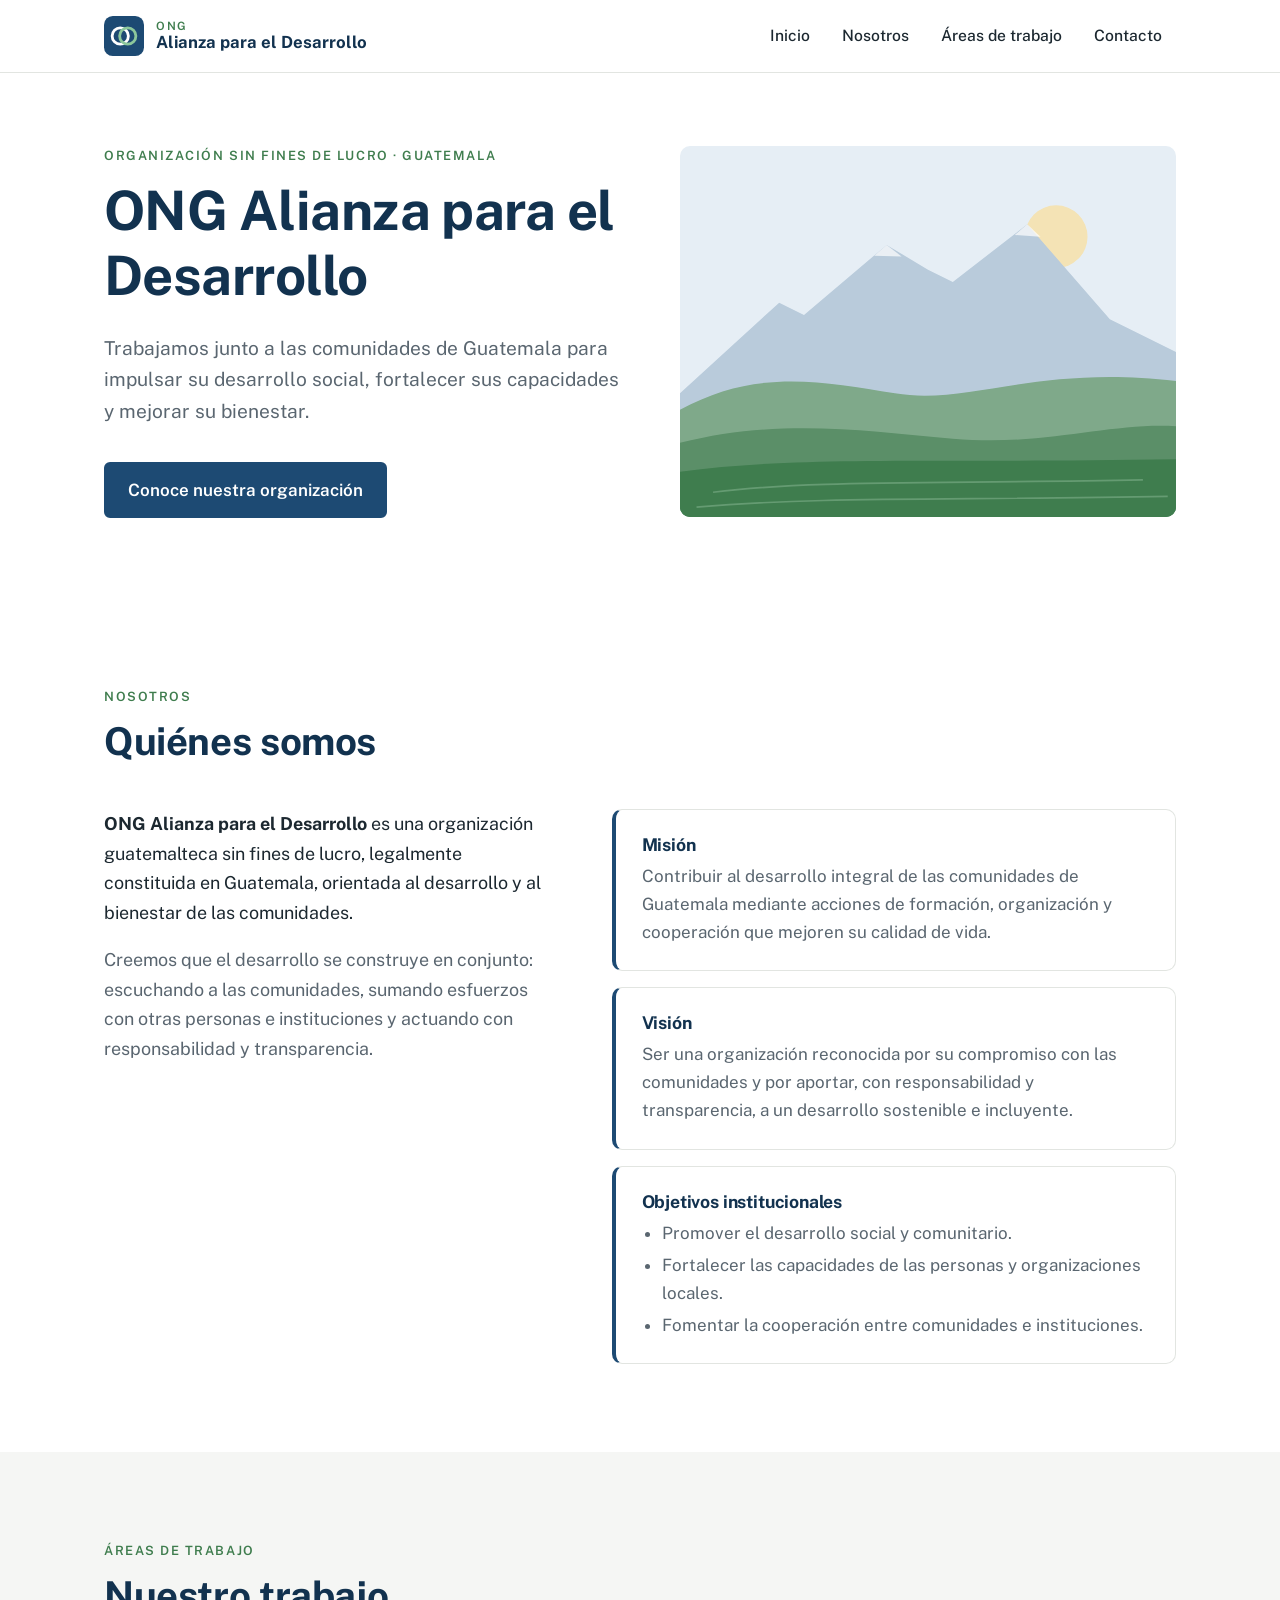
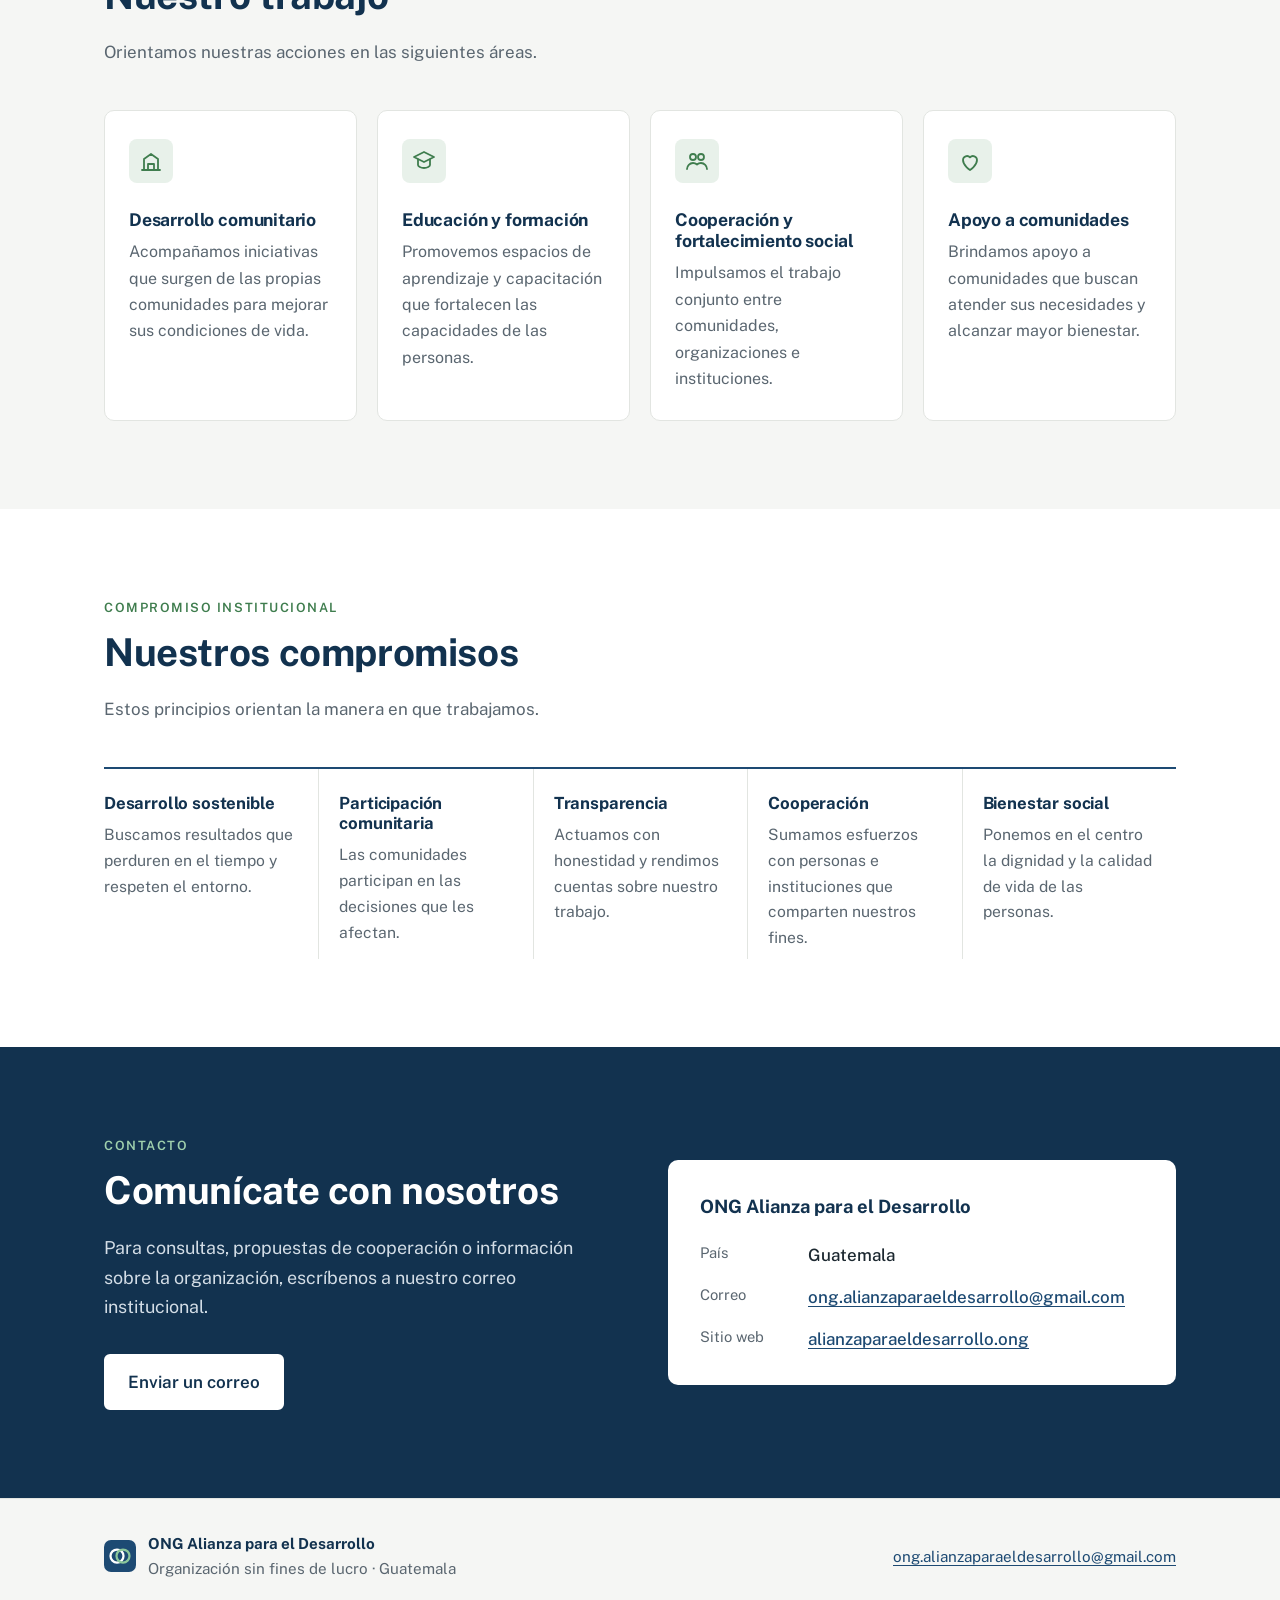
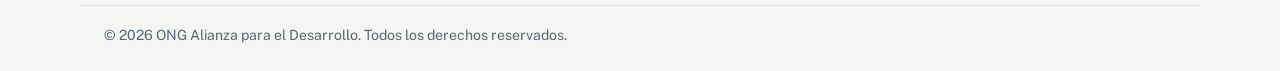
<file: index.html>
<!DOCTYPE html>
<html lang="es" class="no-js">
<head>
  <meta charset="utf-8">
  <meta name="viewport" content="width=device-width, initial-scale=1">

  <title>ONG Alianza para el Desarrollo | Guatemala</title>
  <meta name="description" content="Sitio oficial de ONG Alianza para el Desarrollo, organización sin fines de lucro de Guatemala comprometida con el desarrollo social y comunitario.">
  <meta name="author" content="ONG Alianza para el Desarrollo">
  <link rel="canonical" href="https://alianzaparaeldesarrollo.ong/">
  <meta name="theme-color" content="#1d4a73">

  <!-- Open Graph -->
  <meta property="og:type" content="website">
  <meta property="og:locale" content="es_GT">
  <meta property="og:site_name" content="ONG Alianza para el Desarrollo">
  <meta property="og:title" content="ONG Alianza para el Desarrollo | Guatemala">
  <meta property="og:description" content="Sitio oficial de ONG Alianza para el Desarrollo, organización sin fines de lucro de Guatemala comprometida con el desarrollo social y comunitario.">
  <meta property="og:url" content="https://alianzaparaeldesarrollo.ong/">
  <meta property="og:image" content="https://alianzaparaeldesarrollo.ong/assets/img/og-image.png">
  <meta property="og:image:width" content="1200">
  <meta property="og:image:height" content="630">
  <meta property="og:image:alt" content="ONG Alianza para el Desarrollo — Guatemala">
  <meta name="twitter:card" content="summary_large_image">

  <!-- Favicon: reemplazar los archivos en /assets/img/ por el logo oficial -->
  <link rel="icon" href="favicon.svg" type="image/svg+xml">
  <link rel="icon" href="favicon.png" type="image/png" sizes="32x32">
  <link rel="apple-touch-icon" href="assets/img/apple-touch-icon.png">

  <!-- Tipografía: Public Sans (diseñada para sitios institucionales). Si no carga, se usa la fuente del sistema. -->
  <link rel="preconnect" href="https://fonts.googleapis.com">
  <link rel="preconnect" href="https://fonts.gstatic.com" crossorigin>
  <link rel="stylesheet" href="https://fonts.googleapis.com/css2?family=Public+Sans:wght@400;500;600;700&display=swap">

  <link rel="stylesheet" href="css/styles.css">

  <!-- Datos estructurados: identifican al sitio como el de una ONG en Guatemala -->
  <script type="application/ld+json">
  {
    "@context": "https://schema.org",
    "@type": "NGO",
    "name": "ONG Alianza para el Desarrollo",
    "url": "https://alianzaparaeldesarrollo.ong/",
    "email": "ong.alianzaparaeldesarrollo@gmail.com",
    "logo": "https://alianzaparaeldesarrollo.ong/assets/img/logo.svg",
    "description": "Organización sin fines de lucro de Guatemala comprometida con el desarrollo social y comunitario.",
    "nonprofitStatus": "Nonprofit",
    "areaServed": { "@type": "Country", "name": "Guatemala" },
    "address": { "@type": "PostalAddress", "addressCountry": "GT" }
  }
  </script>

  <script src="js/main.js" defer></script>
</head>
<body>
  <a class="skip-link" href="#contenido">Saltar al contenido</a>

  <!-- ============ HEADER ============ -->
  <header class="site-header" id="inicio-header">
    <div class="container header-inner">
      <a class="brand" href="#inicio" aria-label="ONG Alianza para el Desarrollo — Inicio">
        <!-- LOGO: reemplazar assets/img/logo.svg por el logo oficial (mismo nombre de archivo) -->
        <img src="assets/img/logo.svg" alt="" width="40" height="40">
        <span class="brand-name">
          <span class="brand-pre">ONG</span>
          Alianza para el Desarrollo
        </span>
      </a>

      <button class="nav-toggle" type="button" aria-expanded="false" aria-controls="menu-principal">
        <span class="nav-toggle-bar" aria-hidden="true"></span>
        <span class="visually-hidden">Abrir menú</span>
      </button>

      <nav class="site-nav" aria-label="Menú principal">
        <ul id="menu-principal">
          <li><a href="#inicio">Inicio</a></li>
          <li><a href="#nosotros">Nosotros</a></li>
          <li><a href="#trabajo">Áreas de trabajo</a></li>
          <li><a href="#contacto">Contacto</a></li>
        </ul>
      </nav>
    </div>
  </header>

  <main id="contenido">

    <!-- ============ HERO ============ -->
    <section class="hero" id="inicio" aria-labelledby="hero-title">
      <div class="container hero-inner">
        <div class="hero-text">
          <p class="eyebrow">Organización sin fines de lucro · Guatemala</p>
          <h1 id="hero-title">ONG Alianza para el Desarrollo</h1>
          <p class="lead">
            Trabajamos junto a las comunidades de Guatemala para impulsar su desarrollo
            social, fortalecer sus capacidades y mejorar su bienestar.
          </p>
          <a class="btn" href="#nosotros">Conoce nuestra organización</a>
        </div>

        <!--
          IMAGEN DE PORTADA
          Actualmente es una ilustración neutra (paisaje de volcanes) en assets/img/hero.svg.
          Para usar una fotografía: guardarla como assets/img/hero.jpg (aprox. 1200×900 px, < 250 KB)
          y cambiar src="assets/img/hero.svg" por src="assets/img/hero.jpg", actualizando el alt.
        -->
        <figure class="hero-media">
          <img src="assets/img/hero.svg" alt="Ilustración de un paisaje de volcanes y campos de Guatemala" width="600" height="450">
        </figure>
      </div>
    </section>

    <!-- ============ NOSOTROS ============ -->
    <section class="section" id="nosotros" aria-labelledby="nosotros-title">
      <div class="container">
        <div class="section-head">
          <p class="eyebrow">Nosotros</p>
          <h2 id="nosotros-title">Quiénes somos</h2>
        </div>

        <div class="about-grid">
          <div class="about-text">
            <p>
              <strong>ONG Alianza para el Desarrollo</strong> es una organización guatemalteca
              sin fines de lucro, legalmente constituida en Guatemala, orientada al desarrollo
              y al bienestar de las comunidades.
            </p>
            <p>
              Creemos que el desarrollo se construye en conjunto: escuchando a las comunidades,
              sumando esfuerzos con otras personas e instituciones y actuando con responsabilidad
              y transparencia.
            </p>
          </div>

          <!--
            MISIÓN, VISIÓN Y OBJETIVOS
            PENDIENTE: los textos siguientes son PROVISIONALES.
            Reemplazar por los textos oficiales aprobados por la organización.
            (Buscar "data-provisional" en este archivo para encontrarlos todos.)
          -->
          <div class="pillars">
            <article class="pillar" data-provisional>
              <h3>Misión</h3>
              <p>
                Contribuir al desarrollo integral de las comunidades de Guatemala mediante
                acciones de formación, organización y cooperación que mejoren su calidad de vida.
              </p>
            </article>

            <article class="pillar" data-provisional>
              <h3>Visión</h3>
              <p>
                Ser una organización reconocida por su compromiso con las comunidades y por
                aportar, con responsabilidad y transparencia, a un desarrollo sostenible e incluyente.
              </p>
            </article>

            <article class="pillar" data-provisional>
              <h3>Objetivos institucionales</h3>
              <ul>
                <li>Promover el desarrollo social y comunitario.</li>
                <li>Fortalecer las capacidades de las personas y organizaciones locales.</li>
                <li>Fomentar la cooperación entre comunidades e instituciones.</li>
              </ul>
            </article>
          </div>
        </div>
      </div>
    </section>

    <!-- ============ ÁREAS DE TRABAJO ============ -->
    <!--
      Estas son categorías GENERALES y editables.
      Pueden modificarse o sustituirse posteriormente por los programas oficiales de la ONG:
      basta con copiar/editar un bloque <article class="card">.
    -->
    <section class="section section-alt" id="trabajo" aria-labelledby="trabajo-title">
      <div class="container">
        <div class="section-head">
          <p class="eyebrow">Áreas de trabajo</p>
          <h2 id="trabajo-title">Nuestro trabajo</h2>
          <p class="section-intro">
            Orientamos nuestras acciones en las siguientes áreas.
          </p>
        </div>

        <div class="cards">
          <article class="card">
            <svg class="card-icon" viewBox="0 0 24 24" aria-hidden="true"><path d="M3 21h18M5 21V10l7-5 7 5v11M9 21v-6h6v6"/></svg>
            <h3>Desarrollo comunitario</h3>
            <p>Acompañamos iniciativas que surgen de las propias comunidades para mejorar sus condiciones de vida.</p>
          </article>

          <article class="card">
            <svg class="card-icon" viewBox="0 0 24 24" aria-hidden="true"><path d="M2 8l10-5 10 5-10 5L2 8z"/><path d="M6 10.5V16c0 1.5 2.7 3 6 3s6-1.5 6-3v-5.5"/></svg>
            <h3>Educación y formación</h3>
            <p>Promovemos espacios de aprendizaje y capacitación que fortalecen las capacidades de las personas.</p>
          </article>

          <article class="card">
            <svg class="card-icon" viewBox="0 0 24 24" aria-hidden="true"><circle cx="8" cy="8" r="3"/><circle cx="16" cy="8" r="3"/><path d="M2 20c0-3.3 2.7-6 6-6 1.5 0 2.9.6 4 1.5A6 6 0 0 1 16 14c3.3 0 6 2.7 6 6"/></svg>
            <h3>Cooperación y fortalecimiento social</h3>
            <p>Impulsamos el trabajo conjunto entre comunidades, organizaciones e instituciones.</p>
          </article>

          <article class="card">
            <svg class="card-icon" viewBox="0 0 24 24" aria-hidden="true"><path d="M12 21s-7-4.4-7-10a4 4 0 0 1 7-2.6A4 4 0 0 1 19 11c0 5.6-7 10-7 10z"/></svg>
            <h3>Apoyo a comunidades</h3>
            <p>Brindamos apoyo a comunidades que buscan atender sus necesidades y alcanzar mayor bienestar.</p>
          </article>
        </div>
      </div>
    </section>

    <!-- ============ COMPROMISO ============ -->
    <section class="section" id="compromiso" aria-labelledby="compromiso-title">
      <div class="container">
        <div class="section-head">
          <p class="eyebrow">Compromiso institucional</p>
          <h2 id="compromiso-title">Nuestros compromisos</h2>
          <p class="section-intro">
            Estos principios orientan la manera en que trabajamos.
          </p>
        </div>

        <ul class="values">
          <li>
            <h3>Desarrollo sostenible</h3>
            <p>Buscamos resultados que perduren en el tiempo y respeten el entorno.</p>
          </li>
          <li>
            <h3>Participación comunitaria</h3>
            <p>Las comunidades participan en las decisiones que les afectan.</p>
          </li>
          <li>
            <h3>Transparencia</h3>
            <p>Actuamos con honestidad y rendimos cuentas sobre nuestro trabajo.</p>
          </li>
          <li>
            <h3>Cooperación</h3>
            <p>Sumamos esfuerzos con personas e instituciones que comparten nuestros fines.</p>
          </li>
          <li>
            <h3>Bienestar social</h3>
            <p>Ponemos en el centro la dignidad y la calidad de vida de las personas.</p>
          </li>
        </ul>
      </div>
    </section>

    <!-- ============ CONTACTO ============ -->
    <section class="section contact" id="contacto" aria-labelledby="contacto-title">
      <div class="container contact-inner">
        <div>
          <p class="eyebrow eyebrow-light">Contacto</p>
          <h2 id="contacto-title">Comunícate con nosotros</h2>
          <p class="contact-lead">
            Para consultas, propuestas de cooperación o información sobre la organización,
            escríbenos a nuestro correo institucional.
          </p>
          <a class="btn btn-light" href="mailto:ong.alianzaparaeldesarrollo@gmail.com">Enviar un correo</a>
        </div>

        <address class="contact-card">
          <p class="contact-org">ONG Alianza para el Desarrollo</p>
          <dl>
            <div>
              <dt>País</dt>
              <dd>Guatemala</dd>
            </div>
            <div>
              <dt>Correo</dt>
              <dd><a href="mailto:ong.alianzaparaeldesarrollo@gmail.com">ong.alianzaparaeldesarrollo@gmail.com</a></dd>
            </div>
            <div>
              <dt>Sitio web</dt>
              <dd><a href="https://alianzaparaeldesarrollo.ong">alianzaparaeldesarrollo.ong</a></dd>
            </div>
          </dl>
        </address>
      </div>
    </section>

  </main>

  <!-- ============ FOOTER ============ -->
  <footer class="site-footer">
    <div class="container footer-inner">
      <div class="footer-brand">
        <img src="assets/img/logo.svg" alt="" width="32" height="32">
        <div>
          <p class="footer-name">ONG Alianza para el Desarrollo</p>
          <p>Organización sin fines de lucro · Guatemala</p>
        </div>
      </div>
      <p class="footer-mail">
        <a href="mailto:ong.alianzaparaeldesarrollo@gmail.com">ong.alianzaparaeldesarrollo@gmail.com</a>
      </p>
    </div>
    <div class="container footer-legal">
      <p>© 2026 ONG Alianza para el Desarrollo. Todos los derechos reservados.</p>
    </div>
  </footer>
</body>
</html>
</file>
<file: css/styles.css>
/* =========================================================
   ONG Alianza para el Desarrollo — estilos
   Colores principales: modificar en :root
   ========================================================= */

:root {
  --blue-900: #12324f;
  --blue-700: #1d4a73;   /* azul institucional */
  --blue-100: #e6eef5;
  --green-600: #3f7d4e;  /* acento natural */
  --green-100: #e8f1ea;
  --gray-50:  #f5f6f4;   /* fondo secundario */
  --gray-200: #e2e5e1;
  --gray-600: #5a6670;
  --ink:      #1c2830;
  --white:    #ffffff;

  --font: "Public Sans", system-ui, -apple-system, "Segoe UI", Roboto, "Helvetica Neue", Arial, sans-serif;
  --radius: 10px;
  --container: 1120px;
  --header-h: 72px;
}

*,
*::before,
*::after { box-sizing: border-box; }

html {
  scroll-behavior: smooth;
  scroll-padding-top: calc(var(--header-h) + 8px);
  -webkit-text-size-adjust: 100%;
}

@media (prefers-reduced-motion: reduce) {
  html { scroll-behavior: auto; }
  * { transition: none !important; }
}

body {
  margin: 0;
  font-family: var(--font);
  font-size: 1.0625rem;
  line-height: 1.65;
  color: var(--ink);
  background: var(--white);
}

img { max-width: 100%; height: auto; display: block; }

h1, h2, h3 {
  line-height: 1.2;
  color: var(--blue-900);
  margin: 0 0 .5em;
  font-weight: 700;
  letter-spacing: -0.01em;
}

p { margin: 0 0 1em; }

a { color: var(--blue-700); text-underline-offset: 3px; }
a:hover { color: var(--blue-900); }

:focus-visible {
  outline: 3px solid var(--green-600);
  outline-offset: 3px;
  border-radius: 4px;
}

.container {
  width: 100%;
  max-width: var(--container);
  margin: 0 auto;
  padding: 0 24px;
}

.visually-hidden {
  position: absolute !important;
  width: 1px; height: 1px;
  overflow: hidden;
  clip: rect(0 0 0 0);
  white-space: nowrap;
}

.skip-link {
  position: absolute;
  left: 16px; top: -60px;
  background: var(--blue-900);
  color: var(--white);
  padding: 10px 16px;
  border-radius: 6px;
  z-index: 100;
}
.skip-link:focus { top: 12px; color: var(--white); }

/* ---------- Botones ---------- */
.btn {
  display: inline-block;
  padding: 12px 22px;
  border-radius: 6px;
  background: var(--blue-700);
  color: var(--white);
  font-weight: 600;
  text-decoration: none;
  border: 2px solid var(--blue-700);
  transition: background-color .2s, color .2s;
}
.btn:hover { background: var(--blue-900); border-color: var(--blue-900); color: var(--white); }

.btn-light { background: var(--white); color: var(--blue-900); border-color: var(--white); }
.btn-light:hover { background: transparent; color: var(--white); border-color: var(--white); }

/* ---------- Header ---------- */
.site-header {
  position: sticky;
  top: 0;
  z-index: 50;
  background: rgba(255, 255, 255, .97);
  border-bottom: 1px solid var(--gray-200);
}

.header-inner {
  display: flex;
  align-items: center;
  justify-content: space-between;
  min-height: var(--header-h);
  gap: 16px;
}

.brand {
  display: flex;
  align-items: center;
  gap: 12px;
  text-decoration: none;
  color: var(--blue-900);
  font-weight: 700;
  line-height: 1.15;
}
.brand-name { font-size: 1.05rem; }
.brand-pre {
  display: block;
  font-size: .72rem;
  font-weight: 600;
  letter-spacing: .14em;
  color: var(--green-600);
}

.site-nav ul {
  list-style: none;
  display: flex;
  gap: 4px;
  margin: 0;
  padding: 0;
}
.site-nav a {
  display: block;
  padding: 8px 14px;
  border-radius: 6px;
  text-decoration: none;
  color: var(--ink);
  font-weight: 500;
  font-size: .98rem;
}
.site-nav a:hover { background: var(--gray-50); color: var(--blue-700); }

.nav-toggle {
  display: none;
  width: 44px; height: 44px;
  border: 1px solid var(--gray-200);
  background: var(--white);
  border-radius: 8px;
  cursor: pointer;
  position: relative;
}
.nav-toggle-bar,
.nav-toggle-bar::before,
.nav-toggle-bar::after {
  position: absolute;
  left: 11px;
  width: 20px; height: 2px;
  background: var(--blue-900);
  transition: transform .2s, opacity .2s;
}
.nav-toggle-bar { top: 50%; margin-top: -1px; }
.nav-toggle-bar::before, .nav-toggle-bar::after { content: ""; left: 0; }
.nav-toggle-bar::before { top: -6px; }
.nav-toggle-bar::after  { top:  6px; }

.nav-toggle[aria-expanded="true"] .nav-toggle-bar { background: transparent; }
.nav-toggle[aria-expanded="true"] .nav-toggle-bar::before { transform: translateY(6px) rotate(45deg); }
.nav-toggle[aria-expanded="true"] .nav-toggle-bar::after  { transform: translateY(-6px) rotate(-45deg); }

/* ---------- Hero ---------- */
.hero {
  padding: 72px 0 80px;
  background: var(--white);
}
.hero-inner {
  display: grid;
  grid-template-columns: 1.05fr 1fr;
  gap: 56px;
  align-items: center;
}
.eyebrow {
  font-size: .8rem;
  font-weight: 600;
  letter-spacing: .12em;
  text-transform: uppercase;
  color: var(--green-600);
  margin-bottom: .9em;
}
.hero h1 {
  font-size: clamp(2.2rem, 4.6vw, 3.4rem);
  margin-bottom: .45em;
}
.lead {
  font-size: 1.2rem;
  color: var(--gray-600);
  max-width: 34em;
  margin-bottom: 1.8em;
}
.hero-media { margin: 0; }
.hero-media img {
  width: 100%;
  border-radius: var(--radius);
  aspect-ratio: 4 / 3;
  object-fit: cover;
}

/* ---------- Secciones ---------- */
.section { padding: 88px 0; }
.section-alt { background: var(--gray-50); }

.section-head { max-width: 640px; margin-bottom: 44px; }
.section-head h2 { font-size: clamp(1.8rem, 3.2vw, 2.4rem); }
.section-intro { color: var(--gray-600); }

/* Nosotros */
.about-grid {
  display: grid;
  grid-template-columns: 1fr 1.25fr;
  gap: 56px;
  align-items: start;
}
.about-text p { font-size: 1.12rem; }
.about-text p:first-child { color: var(--ink); }
.about-text p + p { color: var(--gray-600); }

.pillars { display: grid; gap: 16px; }
.pillar {
  position: relative;
  padding: 24px 26px;
  border: 1px solid var(--gray-200);
  border-left: 4px solid var(--blue-700);
  border-radius: var(--radius);
  background: var(--white);
}
.pillar h3 { font-size: 1.1rem; margin-bottom: .4em; }
.pillar p, .pillar ul { margin: 0; color: var(--gray-600); }
.pillar ul { padding-left: 1.2em; }
.pillar li + li { margin-top: .25em; }

/* Marca de contenido provisional: solo visible abriendo el sitio con ?revisar */
.show-provisional [data-provisional] { outline: 2px dashed #c98a12; outline-offset: 4px; }
.show-provisional [data-provisional]::after {
  content: "Texto provisional";
  position: absolute;
  top: -11px; right: 14px;
  background: #c98a12;
  color: #fff;
  font-size: .72rem;
  font-weight: 600;
  padding: 2px 8px;
  border-radius: 4px;
}

/* Áreas de trabajo */
.cards {
  display: grid;
  grid-template-columns: repeat(4, 1fr);
  gap: 20px;
}
.card {
  background: var(--white);
  border: 1px solid var(--gray-200);
  border-radius: var(--radius);
  padding: 28px 24px;
}
.card h3 { font-size: 1.1rem; }
.card p { margin: 0; color: var(--gray-600); font-size: 1rem; }
.card-icon {
  width: 44px; height: 44px;
  padding: 10px;
  margin-bottom: 18px;
  border-radius: 8px;
  background: var(--green-100);
  fill: none;
  stroke: var(--green-600);
  stroke-width: 1.8;
  stroke-linecap: round;
  stroke-linejoin: round;
}

/* Compromiso */
.values {
  list-style: none;
  margin: 0;
  padding: 0;
  display: grid;
  grid-template-columns: repeat(5, 1fr);
  border-top: 2px solid var(--blue-700);
}
.values li {
  padding: 24px 20px 8px 0;
}
.values li + li { padding-left: 20px; border-left: 1px solid var(--gray-200); }
.values h3 { font-size: 1.05rem; }
.values p { color: var(--gray-600); font-size: .98rem; margin: 0; }

/* Contacto */
.contact { background: var(--blue-900); color: var(--white); }
.contact h2 { color: var(--white); font-size: clamp(1.8rem, 3.2vw, 2.4rem); }
.eyebrow-light { color: #9fd0ad; }
.contact-lead { color: #d3dde6; font-size: 1.12rem; max-width: 30em; margin-bottom: 1.8em; }

.contact-inner {
  display: grid;
  grid-template-columns: 1fr 1fr;
  gap: 56px;
  align-items: center;
}
.contact-card {
  font-style: normal;
  background: var(--white);
  color: var(--ink);
  border-radius: var(--radius);
  padding: 32px;
}
.contact-org { font-weight: 700; font-size: 1.15rem; color: var(--blue-900); margin-bottom: 1em; }
.contact-card dl { margin: 0; display: grid; gap: 14px; }
.contact-card dl div { display: grid; grid-template-columns: 96px 1fr; gap: 12px; }
.contact-card dt { color: var(--gray-600); font-size: .92rem; }
.contact-card dd { margin: 0; font-weight: 500; overflow-wrap: anywhere; }

/* Footer */
.site-footer {
  background: var(--gray-50);
  border-top: 1px solid var(--gray-200);
  font-size: .95rem;
  color: var(--gray-600);
}
.footer-inner {
  display: flex;
  justify-content: space-between;
  align-items: center;
  gap: 24px;
  padding-top: 32px;
  padding-bottom: 24px;
  flex-wrap: wrap;
}
.footer-brand { display: flex; align-items: center; gap: 12px; }
.footer-brand p { margin: 0; }
.footer-name { font-weight: 700; color: var(--blue-900); }
.footer-mail { margin: 0; overflow-wrap: anywhere; }
.footer-legal {
  border-top: 1px solid var(--gray-200);
  padding-top: 18px;
  padding-bottom: 24px;
  font-size: .88rem;
}
.footer-legal p { margin: 0; }

/* ---------- Responsive ---------- */
@media (max-width: 1024px) {
  .cards { grid-template-columns: repeat(2, 1fr); }
  .values { grid-template-columns: repeat(3, 1fr); }
  .values li:nth-child(4) { border-left: 0; padding-left: 0; }
}

@media (max-width: 820px) {
  :root { --header-h: 64px; }

  .nav-toggle { display: block; }
  .site-nav {
    position: absolute;
    top: 100%; left: 0; right: 0;
    background: var(--white);
    border-bottom: 1px solid var(--gray-200);
    display: none;
  }
  .site-nav.is-open { display: block; }
  .site-nav ul { flex-direction: column; padding: 8px 16px 16px; }
  .site-nav a { padding: 12px; font-size: 1.05rem; }

  /* Sin JavaScript, el menú se muestra siempre */
  .no-js .nav-toggle { display: none; }
  .no-js .site-nav { position: static; display: block; border: 0; }
  .no-js .header-inner { flex-wrap: wrap; }

  .hero { padding: 40px 0 56px; }
  .hero-inner, .about-grid, .contact-inner { grid-template-columns: 1fr; gap: 36px; }
  .hero-media { order: -1; }
  .hero-media img { aspect-ratio: 16 / 10; }

  .section { padding: 64px 0; }
}

@media (max-width: 560px) {
  body { font-size: 1rem; }
  .container { padding: 0 18px; }
  .brand-name { font-size: .98rem; }
  .cards { grid-template-columns: 1fr; }
  .values { grid-template-columns: 1fr; }
  .values li, .values li + li { padding: 20px 0 16px; border-left: 0; }
  .values li + li { border-top: 1px solid var(--gray-200); }
  .contact-card { padding: 24px; }
  .contact-card dl div { grid-template-columns: 1fr; gap: 2px; }
  .lead { font-size: 1.1rem; }
}
</file>
